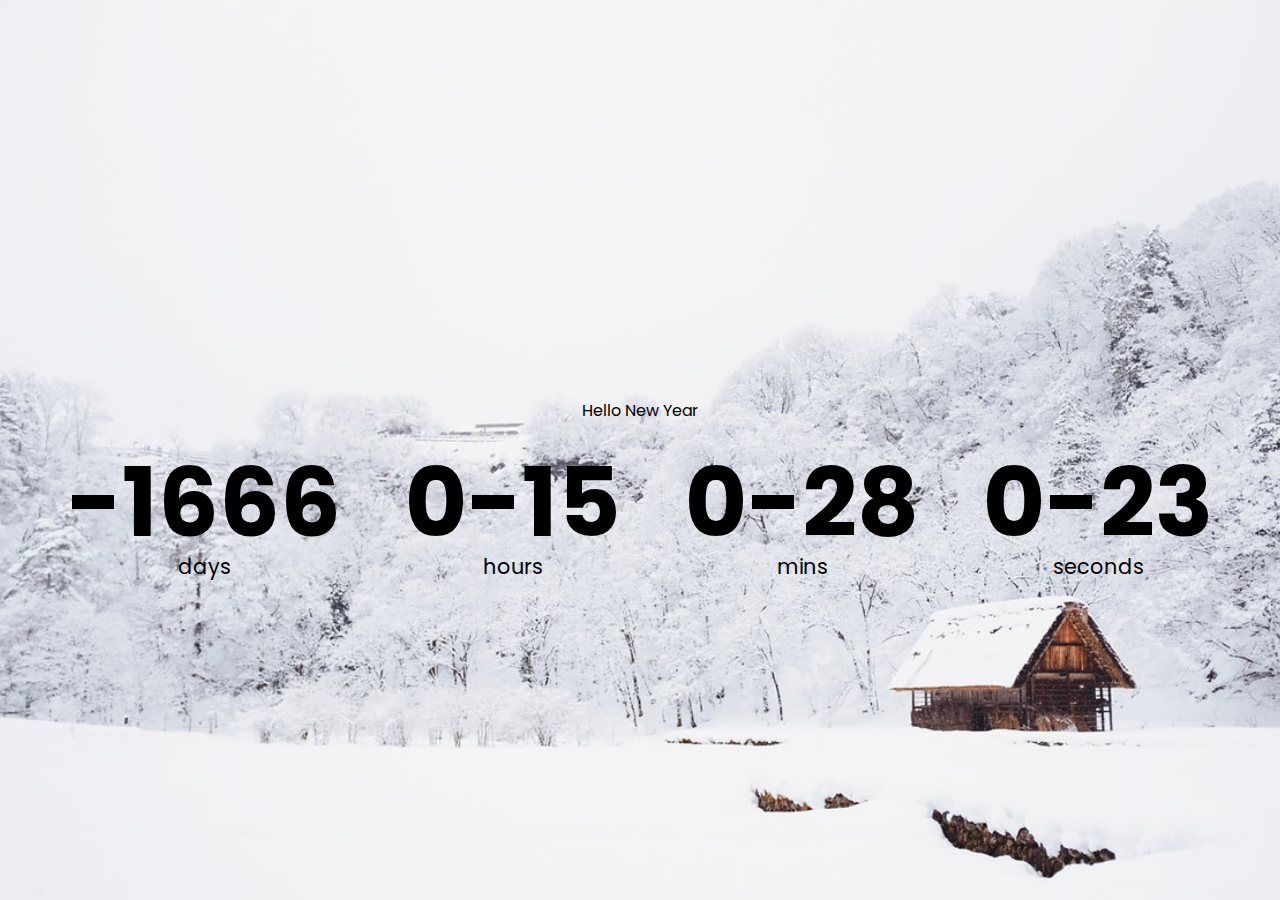
<file: Countdown Timer/index.html>
<!DOCTYPE html>
<html lang="en">
<head>
    <meta charset="UTF-8">
    <meta http-equiv="X-UA-Compatible" content="IE=edge">
    <meta name="viewport" content="width=device-width, initial-scale=1.0">
    <title>Document</title>
    <link rel="stylesheet" href="/Countdown Timer/css/style.css">
</head>
<body>
  <h1>Hello New Year</h1>
    <div class="countdown-container">
        <div class="countdown-el days-c">
            <p class="big-text" id="days">0</p>
            <span>days</span>
        </div>
        <div class="countdown-el hours-c">
            <p class="big-text" id="hours">0</p>
            <span>hours</span>
        </div>
        <div class="countdown-el mins-c">
            <p class="big-text" id="mins">0</p>
            <span>mins</span>
        </div>
        <div class="countdown-el seconds-c">
            <p class="big-text" id="seconds">0</p>
            <span>seconds</span>
        </div>
    </div>


 <script src="/Countdown Timer/js/main.js"></script>   
</body>
</html>
</file>
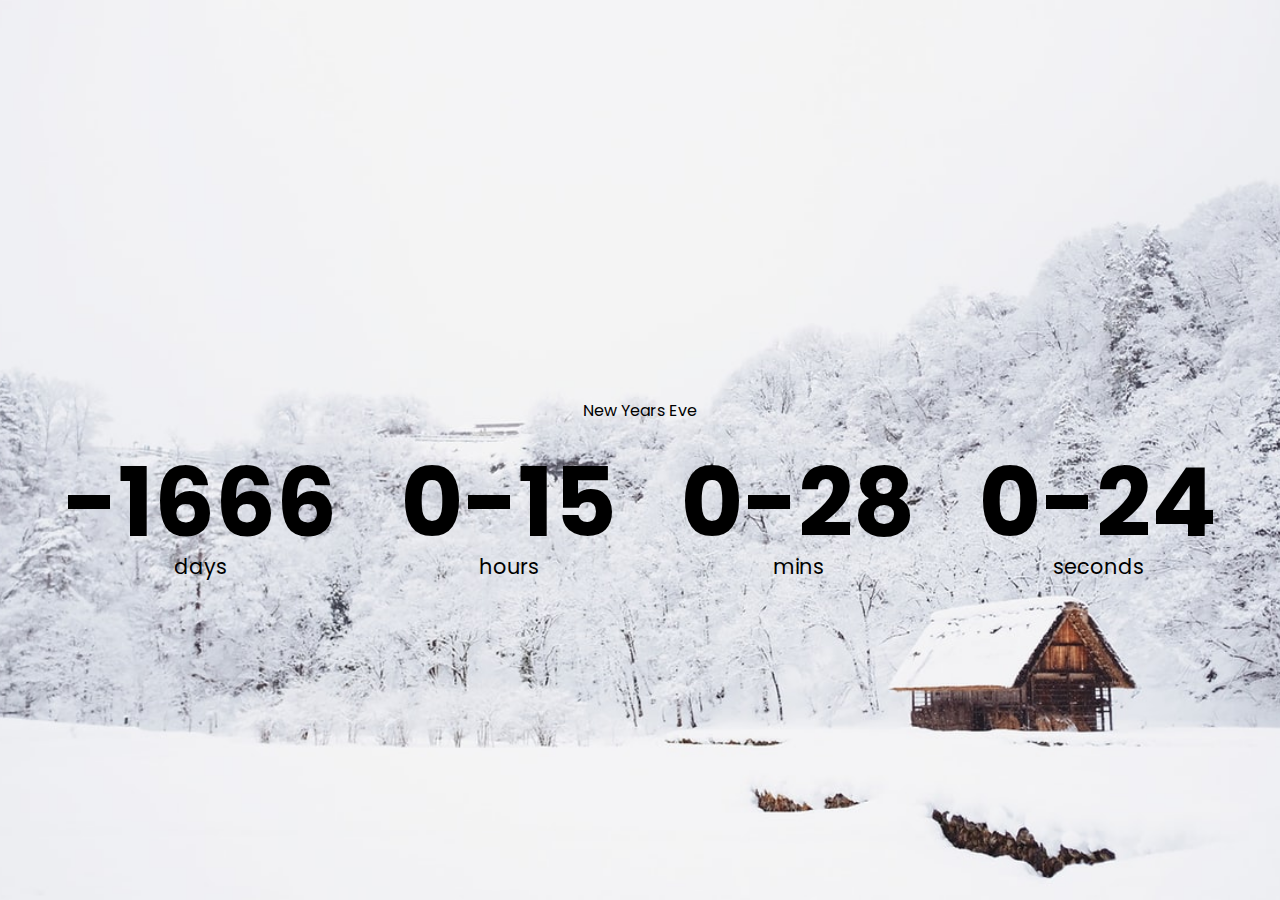
<file: Countdown Timer/js/index.html>
<!DOCTYPE html>
<html lang="en">
<head>
    <meta charset="UTF-8">
    <meta http-equiv="X-UA-Compatible" content="IE=edge">
    <meta name="viewport" content="width=device-width, initial-scale=1.0">
    <title>Count Timer</title>
    <link rel="stylesheet" href="/Countdown Timer/css/style.css">
</head>
<body>
    <h1>New Years Eve</h1>
    <div class="countdown-container">
        <div class="countdown-el days-c">
            <p class="big-text" id="days">0</p>
            <span>days</span>
        </div>
        <div class="countdown-el hours-c">
            <p class="big-text" id="hours">0</p>
            <span>hours</span>
        </div>
        <div class="countdown-el mins-c">
            <p class="big-text" id="mins">0</p>
            <span>mins</span>
        </div>
        <div class="countdown-el seconds-c">
            <p class="big-text" id="seconds">0</p>
            <span>seconds</span>
        </div>
    </div>

 
    
<script src="/Countdown Timer/js/main.js"></script>    
</body>
</html>
</file>
<file: Countdown Timer/css/style.css>
@import url('https://fonts.googleapis.com/css2?family=Poppins:wght@500&display=swap');

*{
    margin: 0;
    padding: 0;
    box-sizing: border-box;
}

body{
    font-family: 'Poppins', sans-serif;
    background-image: url(../img/snowing.jpg);
    background-repeat: no-repeat;
    background-position: center center;
    background-size: cover;
    min-height: 100vh;
    display: flex;
    flex-direction: column;
    align-items: center;
    justify-content: center;
}
h1{  
    font-weight: normal;
    font-size: 1rem;
    margin-top: 5rem;
}
.countdown-container{
    display: flex;
    margin-top: 2rem;
    flex-wrap: wrap;
    justify-content: center;
}
.big-text{
    font-weight: bold;
    font-size: 6rem;
    line-height: 1;
    margin: 0 2rem;
}
.countdown-el{
    text-align: center;

}
.countdown-el span{
    font-size: 1.3rem;

}
</file>
